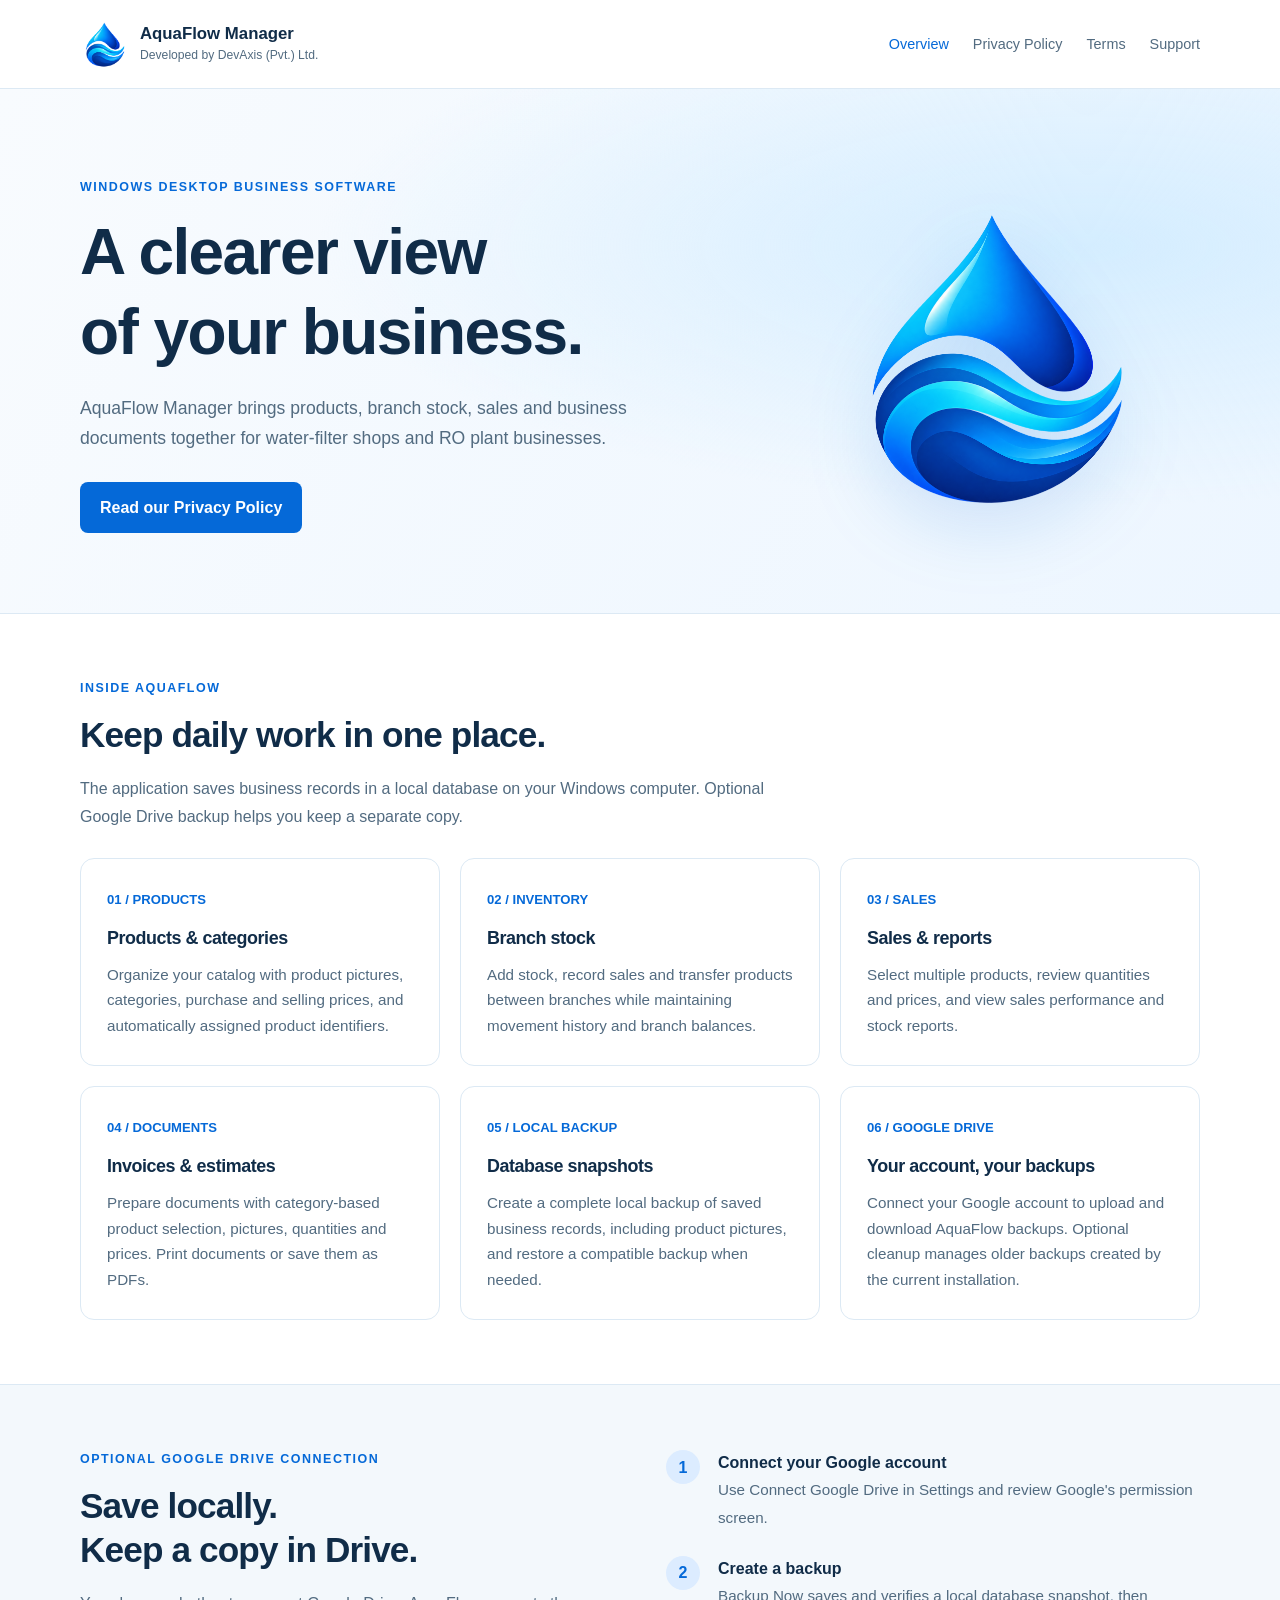
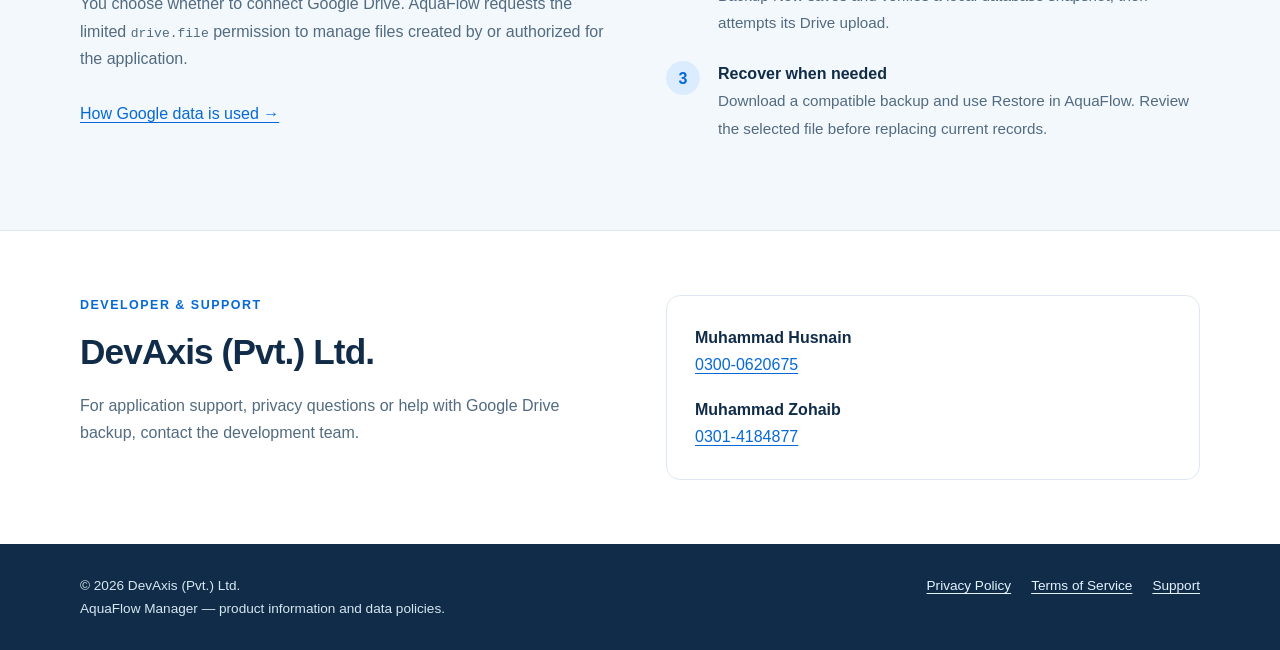
<file: index.html>
<!doctype html>
<html lang="en">
<head>
  <meta charset="utf-8">
  <meta name="viewport" content="width=device-width, initial-scale=1">
  <meta name="description" content="AquaFlow Manager by DevAxis (Pvt.) Ltd. Windows desktop software for products, branch inventory, sales, invoices, estimates and optional Google Drive backups.">
  <title>AquaFlow Manager | DevAxis (Pvt.) Ltd.</title>
  <link rel="icon" type="image/png" href="images/aquaflow-logo.png">
  <link rel="stylesheet" href="styles.css">
</head>
<body>
  <a class="skip-link" href="#main">Skip to content</a>
  <header class="site-header">
    <div class="wrap header-inner">
      <a class="brand" href="./" aria-label="AquaFlow Manager home">
        <img src="images/aquaflow-logo.png" alt="" width="48" height="48">
        <span><strong>AquaFlow Manager</strong><small>Developed by DevAxis (Pvt.) Ltd.</small></span>
      </a>
      <nav aria-label="Main navigation"><a href="./" aria-current="page">Overview</a><a href="privacy.html">Privacy Policy</a><a href="terms.html">Terms</a><a href="#support">Support</a></nav>
    </div>
  </header>
  <main id="main">
    <section class="hero">
      <div class="wrap hero-grid">
        <div>
          <p class="eyebrow">Windows desktop business software</p>
          <h1>A clearer view<br>of your business.</h1>
          <p class="lead">AquaFlow Manager brings products, branch stock, sales and business documents together for water-filter shops and RO plant businesses.</p>
          <a class="button" href="privacy.html">Read our Privacy Policy</a>
        </div>
        <img class="hero-logo" src="images/aquaflow-logo.png" alt="AquaFlow water-drop logo" width="315" height="315">
      </div>
    </section>
    <section class="wrap section" aria-labelledby="features-title">
      <p class="eyebrow">Inside AquaFlow</p>
      <h2 id="features-title">Keep daily work in one place.</h2>
      <p class="section-intro">The application saves business records in a local database on your Windows computer. Optional Google Drive backup helps you keep a separate copy.</p>
      <div class="cards">
        <article class="card"><span class="card-number">01 / PRODUCTS</span><h3>Products &amp; categories</h3><p>Organize your catalog with product pictures, categories, purchase and selling prices, and automatically assigned product identifiers.</p></article>
        <article class="card"><span class="card-number">02 / INVENTORY</span><h3>Branch stock</h3><p>Add stock, record sales and transfer products between branches while maintaining movement history and branch balances.</p></article>
        <article class="card"><span class="card-number">03 / SALES</span><h3>Sales &amp; reports</h3><p>Select multiple products, review quantities and prices, and view sales performance and stock reports.</p></article>
        <article class="card"><span class="card-number">04 / DOCUMENTS</span><h3>Invoices &amp; estimates</h3><p>Prepare documents with category-based product selection, pictures, quantities and prices. Print documents or save them as PDFs.</p></article>
        <article class="card"><span class="card-number">05 / LOCAL BACKUP</span><h3>Database snapshots</h3><p>Create a complete local backup of saved business records, including product pictures, and restore a compatible backup when needed.</p></article>
        <article class="card"><span class="card-number">06 / GOOGLE DRIVE</span><h3>Your account, your backups</h3><p>Connect your Google account to upload and download AquaFlow backups. Optional cleanup manages older backups created by the current installation.</p></article>
      </div>
    </section>
    <section class="soft-section">
      <div class="wrap section split">
        <div>
          <p class="eyebrow">Optional Google Drive connection</p>
          <h2>Save locally.<br>Keep a copy in Drive.</h2>
          <p class="section-intro">You choose whether to connect Google Drive. AquaFlow requests the limited <code>drive.file</code> permission to manage files created by or authorized for the application.</p>
          <a href="privacy.html#google-drive">How Google data is used →</a>
        </div>
        <ol class="steps">
          <li><strong>Connect your Google account</strong><span>Use Connect Google Drive in Settings and review Google's permission screen.</span></li>
          <li><strong>Create a backup</strong><span>Backup Now saves and verifies a local database snapshot, then attempts its Drive upload.</span></li>
          <li><strong>Recover when needed</strong><span>Download a compatible backup and use Restore in AquaFlow. Review the selected file before replacing current records.</span></li>
        </ol>
      </div>
    </section>
    <section class="wrap section split" id="support" aria-labelledby="support-title">
      <div>
        <p class="eyebrow">Developer &amp; support</p>
        <h2 id="support-title">DevAxis (Pvt.) Ltd.</h2>
        <p class="section-intro">For application support, privacy questions or help with Google Drive backup, contact the development team.</p>
      </div>
      <div class="contact-box">
        <p><strong>Muhammad Husnain</strong><a href="tel:+923000620675">0300-0620675</a></p>
        <p><strong>Muhammad Zohaib</strong><a href="tel:+923014184877">0301-4184877</a></p>
      </div>
    </section>
  </main>
  <footer class="site-footer"><div class="wrap footer-inner"><p>© 2026 DevAxis (Pvt.) Ltd.<br>AquaFlow Manager — product information and data policies.</p><div class="footer-links"><a href="privacy.html">Privacy Policy</a><a href="terms.html">Terms of Service</a><a href="#support">Support</a></div></div></footer>
</body>
</html>
</file>
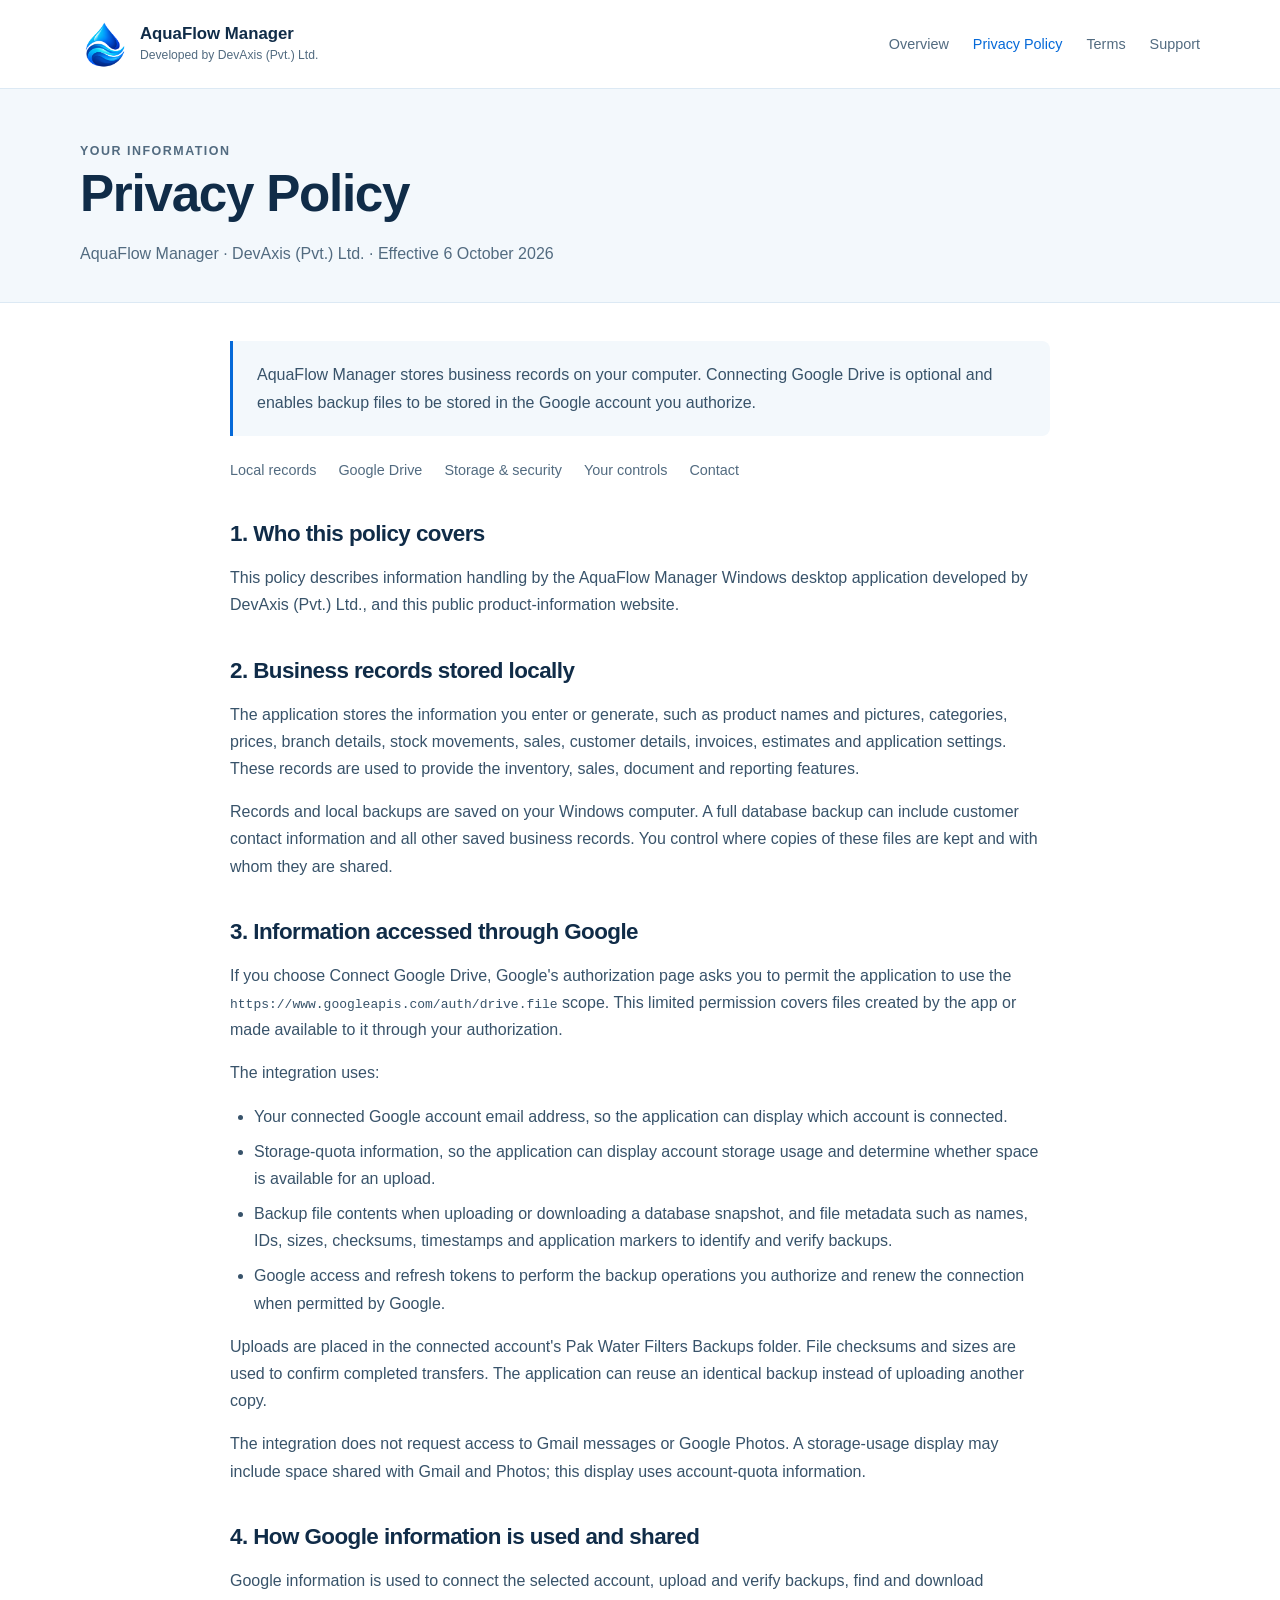
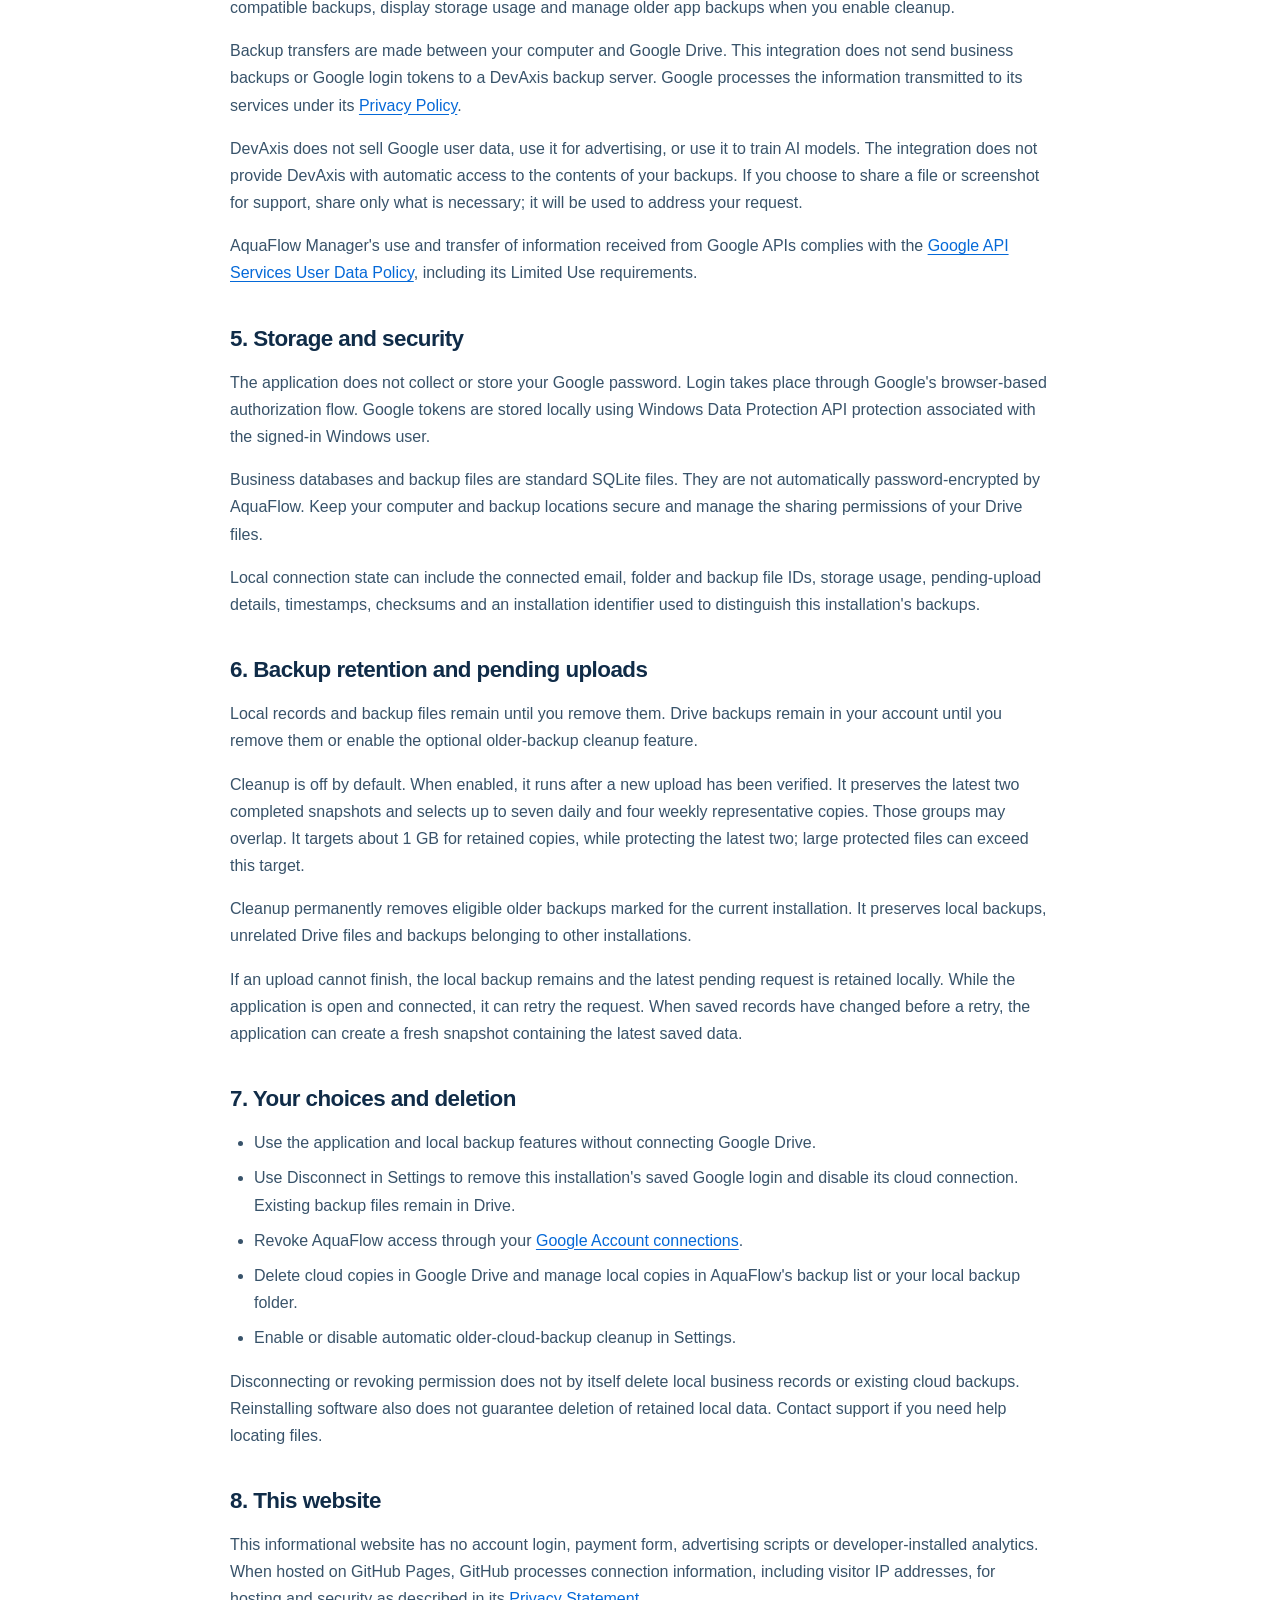
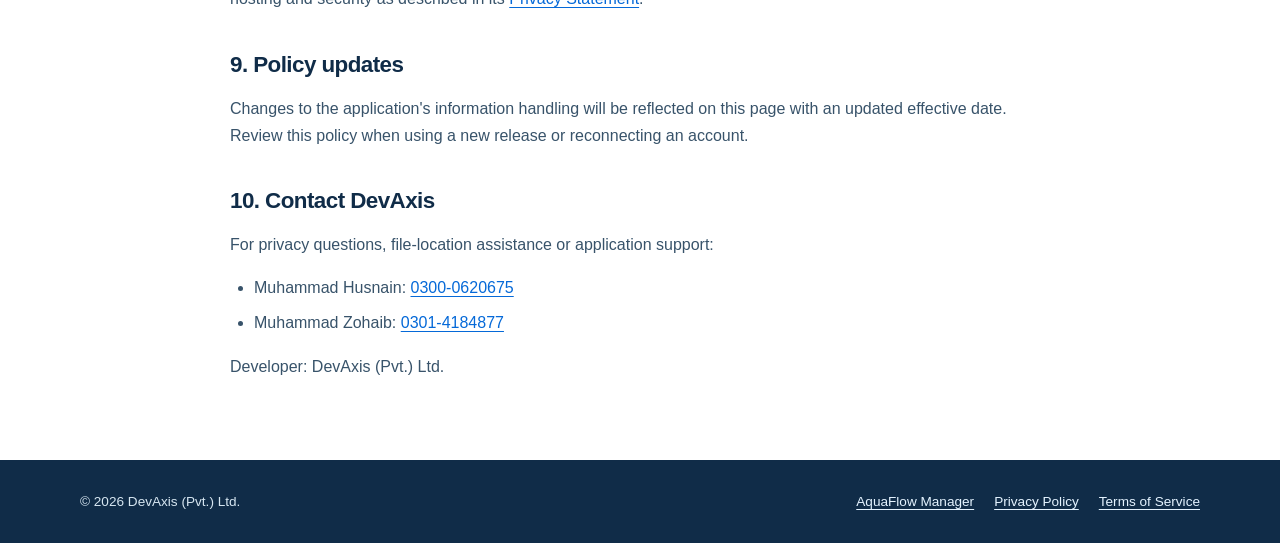
<file: privacy.html>
<!doctype html>
<html lang="en">
<head>
  <meta charset="utf-8">
  <meta name="viewport" content="width=device-width, initial-scale=1">
  <meta name="description" content="How AquaFlow Manager by DevAxis handles local business records, optional Google Drive backups, account permissions and backup retention.">
  <title>Privacy Policy | AquaFlow Manager</title>
  <link rel="icon" type="image/png" href="images/aquaflow-logo.png">
  <link rel="stylesheet" href="styles.css">
</head>
<body>
  <a class="skip-link" href="#main">Skip to content</a>
  <header class="site-header"><div class="wrap header-inner"><a class="brand" href="./" aria-label="AquaFlow Manager home"><img src="images/aquaflow-logo.png" alt="" width="48" height="48"><span><strong>AquaFlow Manager</strong><small>Developed by DevAxis (Pvt.) Ltd.</small></span></a><nav aria-label="Main navigation"><a href="./">Overview</a><a href="privacy.html" aria-current="page">Privacy Policy</a><a href="terms.html">Terms</a><a href="./#support">Support</a></nav></div></header>
  <main id="main">
    <div class="page-title"><div class="wrap"><p class="eyebrow">Your information</p><h1>Privacy Policy</h1><p>AquaFlow Manager · DevAxis (Pvt.) Ltd. · Effective 6 October 2026</p></div></div>
    <article class="wrap document">
      <div class="note"><p>AquaFlow Manager stores business records on your computer. Connecting Google Drive is optional and enables backup files to be stored in the Google account you authorize.</p></div>
      <nav class="contents" aria-label="Policy sections"><a href="#local-data">Local records</a><a href="#google-drive">Google Drive</a><a href="#security">Storage &amp; security</a><a href="#control">Your controls</a><a href="#contact">Contact</a></nav>
      <h2 id="scope">1. Who this policy covers</h2>
      <p>This policy describes information handling by the AquaFlow Manager Windows desktop application developed by DevAxis (Pvt.) Ltd., and this public product-information website.</p>
      <h2 id="local-data">2. Business records stored locally</h2>
      <p>The application stores the information you enter or generate, such as product names and pictures, categories, prices, branch details, stock movements, sales, customer details, invoices, estimates and application settings. These records are used to provide the inventory, sales, document and reporting features.</p>
      <p>Records and local backups are saved on your Windows computer. A full database backup can include customer contact information and all other saved business records. You control where copies of these files are kept and with whom they are shared.</p>
      <h2 id="google-drive">3. Information accessed through Google</h2>
      <p>If you choose Connect Google Drive, Google's authorization page asks you to permit the application to use the <code>https://www.googleapis.com/auth/drive.file</code> scope. This limited permission covers files created by the app or made available to it through your authorization.</p>
      <p>The integration uses:</p>
      <ul>
        <li>Your connected Google account email address, so the application can display which account is connected.</li>
        <li>Storage-quota information, so the application can display account storage usage and determine whether space is available for an upload.</li>
        <li>Backup file contents when uploading or downloading a database snapshot, and file metadata such as names, IDs, sizes, checksums, timestamps and application markers to identify and verify backups.</li>
        <li>Google access and refresh tokens to perform the backup operations you authorize and renew the connection when permitted by Google.</li>
      </ul>
      <p>Uploads are placed in the connected account's Pak Water Filters Backups folder. File checksums and sizes are used to confirm completed transfers. The application can reuse an identical backup instead of uploading another copy.</p>
      <p>The integration does not request access to Gmail messages or Google Photos. A storage-usage display may include space shared with Gmail and Photos; this display uses account-quota information.</p>
      <h2 id="purpose">4. How Google information is used and shared</h2>
      <p>Google information is used to connect the selected account, upload and verify backups, find and download compatible backups, display storage usage and manage older app backups when you enable cleanup.</p>
      <p>Backup transfers are made between your computer and Google Drive. This integration does not send business backups or Google login tokens to a DevAxis backup server. Google processes the information transmitted to its services under its <a href="https://policies.google.com/privacy">Privacy Policy</a>.</p>
      <p>DevAxis does not sell Google user data, use it for advertising, or use it to train AI models. The integration does not provide DevAxis with automatic access to the contents of your backups. If you choose to share a file or screenshot for support, share only what is necessary; it will be used to address your request.</p>
      <p>AquaFlow Manager's use and transfer of information received from Google APIs complies with the <a href="https://developers.google.com/terms/api-services-user-data-policy">Google API Services User Data Policy</a>, including its Limited Use requirements.</p>
      <h2 id="security">5. Storage and security</h2>
      <p>The application does not collect or store your Google password. Login takes place through Google's browser-based authorization flow. Google tokens are stored locally using Windows Data Protection API protection associated with the signed-in Windows user.</p>
      <p>Business databases and backup files are standard SQLite files. They are not automatically password-encrypted by AquaFlow. Keep your computer and backup locations secure and manage the sharing permissions of your Drive files.</p>
      <p>Local connection state can include the connected email, folder and backup file IDs, storage usage, pending-upload details, timestamps, checksums and an installation identifier used to distinguish this installation's backups.</p>
      <h2 id="retention">6. Backup retention and pending uploads</h2>
      <p>Local records and backup files remain until you remove them. Drive backups remain in your account until you remove them or enable the optional older-backup cleanup feature.</p>
      <p>Cleanup is off by default. When enabled, it runs after a new upload has been verified. It preserves the latest two completed snapshots and selects up to seven daily and four weekly representative copies. Those groups may overlap. It targets about 1 GB for retained copies, while protecting the latest two; large protected files can exceed this target.</p>
      <p>Cleanup permanently removes eligible older backups marked for the current installation. It preserves local backups, unrelated Drive files and backups belonging to other installations.</p>
      <p>If an upload cannot finish, the local backup remains and the latest pending request is retained locally. While the application is open and connected, it can retry the request. When saved records have changed before a retry, the application can create a fresh snapshot containing the latest saved data.</p>
      <h2 id="control">7. Your choices and deletion</h2>
      <ul>
        <li>Use the application and local backup features without connecting Google Drive.</li>
        <li>Use Disconnect in Settings to remove this installation's saved Google login and disable its cloud connection. Existing backup files remain in Drive.</li>
        <li>Revoke AquaFlow access through your <a href="https://myaccount.google.com/connections">Google Account connections</a>.</li>
        <li>Delete cloud copies in Google Drive and manage local copies in AquaFlow's backup list or your local backup folder.</li>
        <li>Enable or disable automatic older-cloud-backup cleanup in Settings.</li>
      </ul>
      <p>Disconnecting or revoking permission does not by itself delete local business records or existing cloud backups. Reinstalling software also does not guarantee deletion of retained local data. Contact support if you need help locating files.</p>
      <h2 id="website">8. This website</h2>
      <p>This informational website has no account login, payment form, advertising scripts or developer-installed analytics. When hosted on GitHub Pages, GitHub processes connection information, including visitor IP addresses, for hosting and security as described in its <a href="https://docs.github.com/en/site-policy/privacy-policies/github-general-privacy-statement">Privacy Statement</a>.</p>
      <h2 id="changes">9. Policy updates</h2>
      <p>Changes to the application's information handling will be reflected on this page with an updated effective date. Review this policy when using a new release or reconnecting an account.</p>
      <h2 id="contact">10. Contact DevAxis</h2>
      <p>For privacy questions, file-location assistance or application support:</p>
      <ul><li>Muhammad Husnain: <a href="tel:+923000620675">0300-0620675</a></li><li>Muhammad Zohaib: <a href="tel:+923014184877">0301-4184877</a></li></ul>
      <p>Developer: DevAxis (Pvt.) Ltd.</p>
    </article>
  </main>
  <footer class="site-footer"><div class="wrap footer-inner"><p>© 2026 DevAxis (Pvt.) Ltd.</p><div class="footer-links"><a href="./">AquaFlow Manager</a><a href="privacy.html">Privacy Policy</a><a href="terms.html">Terms of Service</a></div></div></footer>
</body>
</html>
</file>
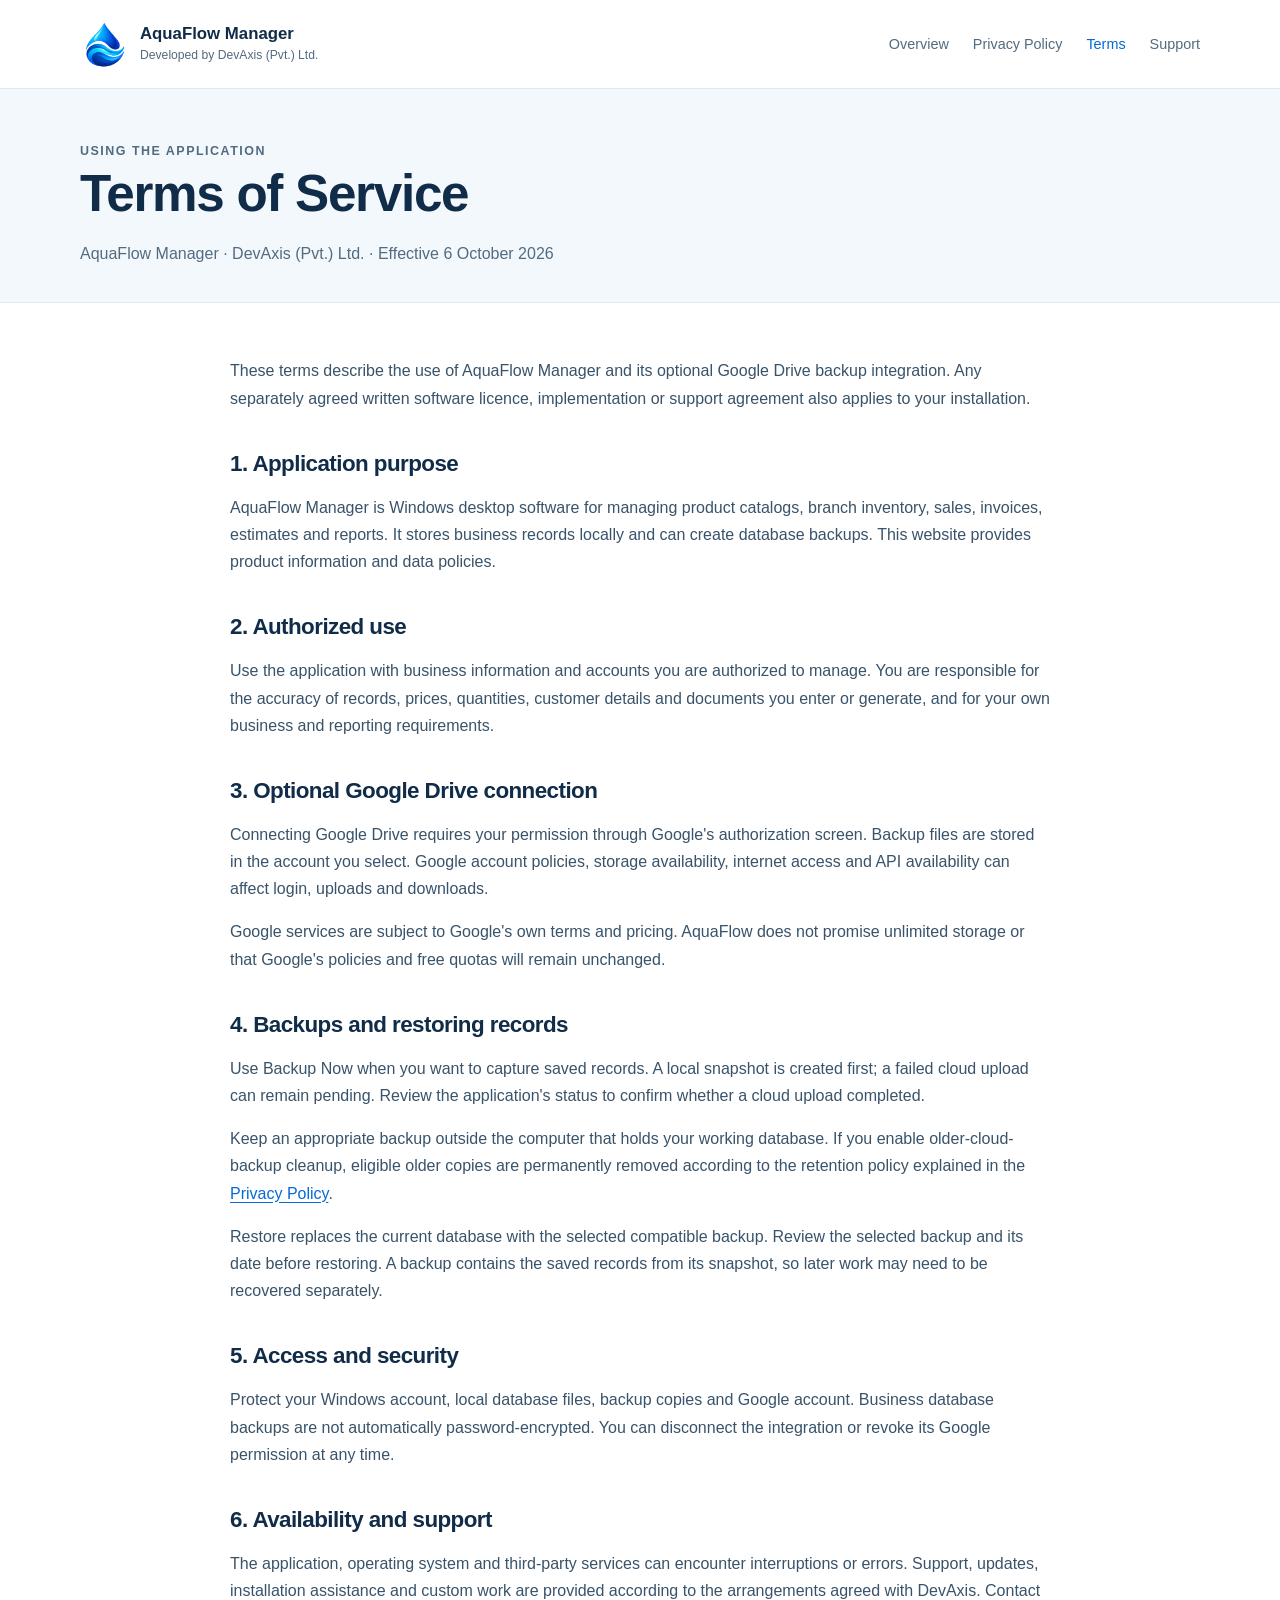
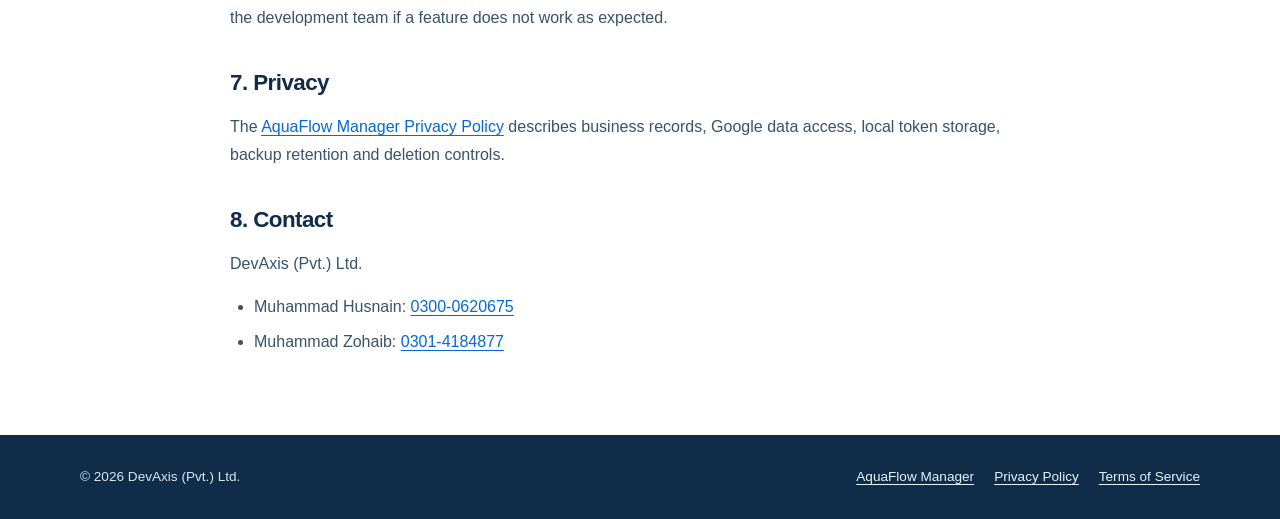
<file: terms.html>
<!doctype html>
<html lang="en">
<head>
  <meta charset="utf-8">
  <meta name="viewport" content="width=device-width, initial-scale=1">
  <meta name="description" content="Terms for using AquaFlow Manager, local business records and its optional Google Drive backup connection.">
  <title>Terms of Service | AquaFlow Manager</title>
  <link rel="icon" type="image/png" href="images/aquaflow-logo.png">
  <link rel="stylesheet" href="styles.css">
</head>
<body>
  <a class="skip-link" href="#main">Skip to content</a>
  <header class="site-header"><div class="wrap header-inner"><a class="brand" href="./" aria-label="AquaFlow Manager home"><img src="images/aquaflow-logo.png" alt="" width="48" height="48"><span><strong>AquaFlow Manager</strong><small>Developed by DevAxis (Pvt.) Ltd.</small></span></a><nav aria-label="Main navigation"><a href="./">Overview</a><a href="privacy.html">Privacy Policy</a><a href="terms.html" aria-current="page">Terms</a><a href="./#support">Support</a></nav></div></header>
  <main id="main">
    <div class="page-title"><div class="wrap"><p class="eyebrow">Using the application</p><h1>Terms of Service</h1><p>AquaFlow Manager · DevAxis (Pvt.) Ltd. · Effective 6 October 2026</p></div></div>
    <article class="wrap document">
      <p>These terms describe the use of AquaFlow Manager and its optional Google Drive backup integration. Any separately agreed written software licence, implementation or support agreement also applies to your installation.</p>
      <h2>1. Application purpose</h2>
      <p>AquaFlow Manager is Windows desktop software for managing product catalogs, branch inventory, sales, invoices, estimates and reports. It stores business records locally and can create database backups. This website provides product information and data policies.</p>
      <h2>2. Authorized use</h2>
      <p>Use the application with business information and accounts you are authorized to manage. You are responsible for the accuracy of records, prices, quantities, customer details and documents you enter or generate, and for your own business and reporting requirements.</p>
      <h2>3. Optional Google Drive connection</h2>
      <p>Connecting Google Drive requires your permission through Google's authorization screen. Backup files are stored in the account you select. Google account policies, storage availability, internet access and API availability can affect login, uploads and downloads.</p>
      <p>Google services are subject to Google's own terms and pricing. AquaFlow does not promise unlimited storage or that Google's policies and free quotas will remain unchanged.</p>
      <h2>4. Backups and restoring records</h2>
      <p>Use Backup Now when you want to capture saved records. A local snapshot is created first; a failed cloud upload can remain pending. Review the application's status to confirm whether a cloud upload completed.</p>
      <p>Keep an appropriate backup outside the computer that holds your working database. If you enable older-cloud-backup cleanup, eligible older copies are permanently removed according to the retention policy explained in the <a href="privacy.html#retention">Privacy Policy</a>.</p>
      <p>Restore replaces the current database with the selected compatible backup. Review the selected backup and its date before restoring. A backup contains the saved records from its snapshot, so later work may need to be recovered separately.</p>
      <h2>5. Access and security</h2>
      <p>Protect your Windows account, local database files, backup copies and Google account. Business database backups are not automatically password-encrypted. You can disconnect the integration or revoke its Google permission at any time.</p>
      <h2>6. Availability and support</h2>
      <p>The application, operating system and third-party services can encounter interruptions or errors. Support, updates, installation assistance and custom work are provided according to the arrangements agreed with DevAxis. Contact the development team if a feature does not work as expected.</p>
      <h2>7. Privacy</h2>
      <p>The <a href="privacy.html">AquaFlow Manager Privacy Policy</a> describes business records, Google data access, local token storage, backup retention and deletion controls.</p>
      <h2>8. Contact</h2>
      <p>DevAxis (Pvt.) Ltd.</p>
      <ul><li>Muhammad Husnain: <a href="tel:+923000620675">0300-0620675</a></li><li>Muhammad Zohaib: <a href="tel:+923014184877">0301-4184877</a></li></ul>
    </article>
  </main>
  <footer class="site-footer"><div class="wrap footer-inner"><p>© 2026 DevAxis (Pvt.) Ltd.</p><div class="footer-links"><a href="./">AquaFlow Manager</a><a href="privacy.html">Privacy Policy</a><a href="terms.html">Terms of Service</a></div></div></footer>
</body>
</html>
</file>
<file: styles.css>
:root {
  color-scheme: light;
  --ink: #102c48;
  --muted: #526b80;
  --blue: #0569d8;
  --line: #dce9f4;
  --pale: #f3f8fc;
}
* { box-sizing: border-box; }
html { scroll-behavior: smooth; }
body { margin: 0; font-family: "Segoe UI", Arial, sans-serif; color: var(--ink); background: #fff; line-height: 1.7; }
a { color: var(--blue); text-underline-offset: .2em; }
a:focus-visible, summary:focus-visible { outline: 3px solid #26a9e0; outline-offset: 5px; border-radius: 3px; }
.skip-link { position: absolute; left: 1rem; top: -6rem; padding: .7rem 1rem; background: #fff; z-index: 5; }
.skip-link:focus { top: 1rem; }
.wrap { width: min(1120px, calc(100% - 48px)); margin-inline: auto; }
.site-header { border-bottom: 1px solid var(--line); background: #fff; }
.header-inner { min-height: 88px; display: flex; align-items: center; justify-content: space-between; gap: 24px; padding-block: 15px; }
.brand { display: flex; align-items: center; gap: 12px; color: var(--ink); text-decoration: none; }
.brand img { width: 48px; height: 48px; object-fit: contain; }
.brand strong { display: block; line-height: 1.3; font-size: 1.05rem; }
.brand small { display: block; color: var(--muted); font-size: .76rem; }
nav { display: flex; flex-wrap: wrap; gap: 24px; }
nav a { font-size: .9rem; text-decoration: none; color: var(--muted); }
nav a:hover, nav a[aria-current="page"] { color: var(--blue); }
.hero { padding: 88px 0 80px; background: radial-gradient(ellipse at 85% 30%, #d4edff 0, transparent 50%), linear-gradient(120deg, #f8fbfe, #edf6ff); border-bottom: 1px solid var(--line); }
.hero-grid { display: grid; grid-template-columns: 1.5fr 1fr; align-items: center; gap: 72px; }
.eyebrow { font-size: .78rem; font-weight: 700; text-transform: uppercase; letter-spacing: .12em; color: var(--blue); margin: 0 0 14px; }
h1, h2, h3 { line-height: 1.25; letter-spacing: -.025em; }
h1 { font-size: clamp(2.45rem, 5vw, 4.35rem); margin: 0 0 22px; }
h2 { font-size: clamp(1.65rem, 3vw, 2.2rem); margin: 0 0 18px; }
h3 { font-size: 1.12rem; margin: 0 0 12px; }
.lead { font-size: 1.1rem; color: var(--muted); max-width: 650px; margin: 0; }
.hero-logo { display: block; width: min(100%, 315px); margin-inline: auto; filter: drop-shadow(0 24px 35px #0569d826); }
.button { display: inline-block; margin-top: 28px; padding: 12px 20px; border-radius: 8px; font-weight: 600; text-decoration: none; background: var(--blue); color: #fff; }
.button:hover { background: #0759b5; }
.section { padding-block: 64px; }
.section-intro { max-width: 710px; margin-bottom: 28px; color: var(--muted); }
.cards { display: grid; grid-template-columns: repeat(3, 1fr); gap: 20px; }
.card { padding: 26px; border: 1px solid var(--line); border-radius: 14px; background: #fff; }
.card p { color: var(--muted); margin: 0; font-size: .95rem; }
.card-number { display: inline-block; margin-bottom: 16px; color: var(--blue); font-weight: 700; font-size: .82rem; }
.soft-section { background: var(--pale); border-block: 1px solid var(--line); }
.split { display: grid; grid-template-columns: 1fr 1fr; gap: 52px; }
.steps { list-style: none; padding: 0; margin: 0; counter-reset: step; }
.steps li { counter-increment: step; position: relative; padding: 0 0 24px 52px; }
.steps li::before { content: counter(step); position: absolute; left: 0; top: 1px; display: grid; place-items: center; width: 34px; height: 34px; background: #dcecff; color: var(--blue); border-radius: 50%; font-weight: 700; }
.steps strong { display: block; }
.steps span { color: var(--muted); font-size: .95rem; }
.contact-box { border: 1px solid var(--line); padding: 28px; border-radius: 14px; }
.contact-box p { margin: 0 0 18px; }
.contact-box p:last-child { margin-bottom: 0; }
.contact-box strong { display: block; }
.contact-box a { white-space: nowrap; }
.page-title { padding-block: 52px 35px; background: var(--pale); border-bottom: 1px solid var(--line); }
.page-title h1 { font-size: clamp(2rem, 4vw, 3.2rem); margin-bottom: 14px; }
.page-title p { color: var(--muted); margin: 0; }
.document { max-width: 820px; padding-block: 38px 64px; }
.document h2 { font-size: 1.4rem; margin: 38px 0 15px; }
.document h3 { margin-top: 25px; }
.document p, .document li { color: #38536a; }
.document li + li { margin-top: 8px; }
.document ul { padding-left: 24px; }
.note { padding: 20px 24px; border-left: 3px solid var(--blue); background: var(--pale); border-radius: 0 8px 8px 0; }
.note p { margin: 0; }
.contents { display: flex; flex-wrap: wrap; gap: 10px 22px; margin-top: 22px; font-size: .9rem; }
.site-footer { background: #102c48; color: #d6e6f1; padding-block: 30px; font-size: .85rem; }
.footer-inner { display: flex; align-items: flex-start; justify-content: space-between; gap: 25px; }
.site-footer p { margin: 0; }
.site-footer a { color: #e4f3ff; }
.footer-links { display: flex; flex-wrap: wrap; gap: 20px; }
@media (max-width: 800px) {
  .hero-grid { grid-template-columns: 1fr; gap: 35px; }
  .hero-logo { width: 180px; }
  .hero { padding-block: 54px; }
  .cards { grid-template-columns: repeat(2, 1fr); }
  .split { grid-template-columns: 1fr; gap: 28px; }
  .header-inner, .footer-inner { flex-direction: column; align-items: flex-start; gap: 18px; }
}
@media (max-width: 520px) {
  .wrap { width: calc(100% - 32px); }
  nav { gap: 16px; }
  .cards { grid-template-columns: 1fr; }
  .section { padding-block: 42px; }
  .card { padding: 22px; }
}
@media (prefers-reduced-motion: reduce) { html { scroll-behavior: auto; } }
</file>
